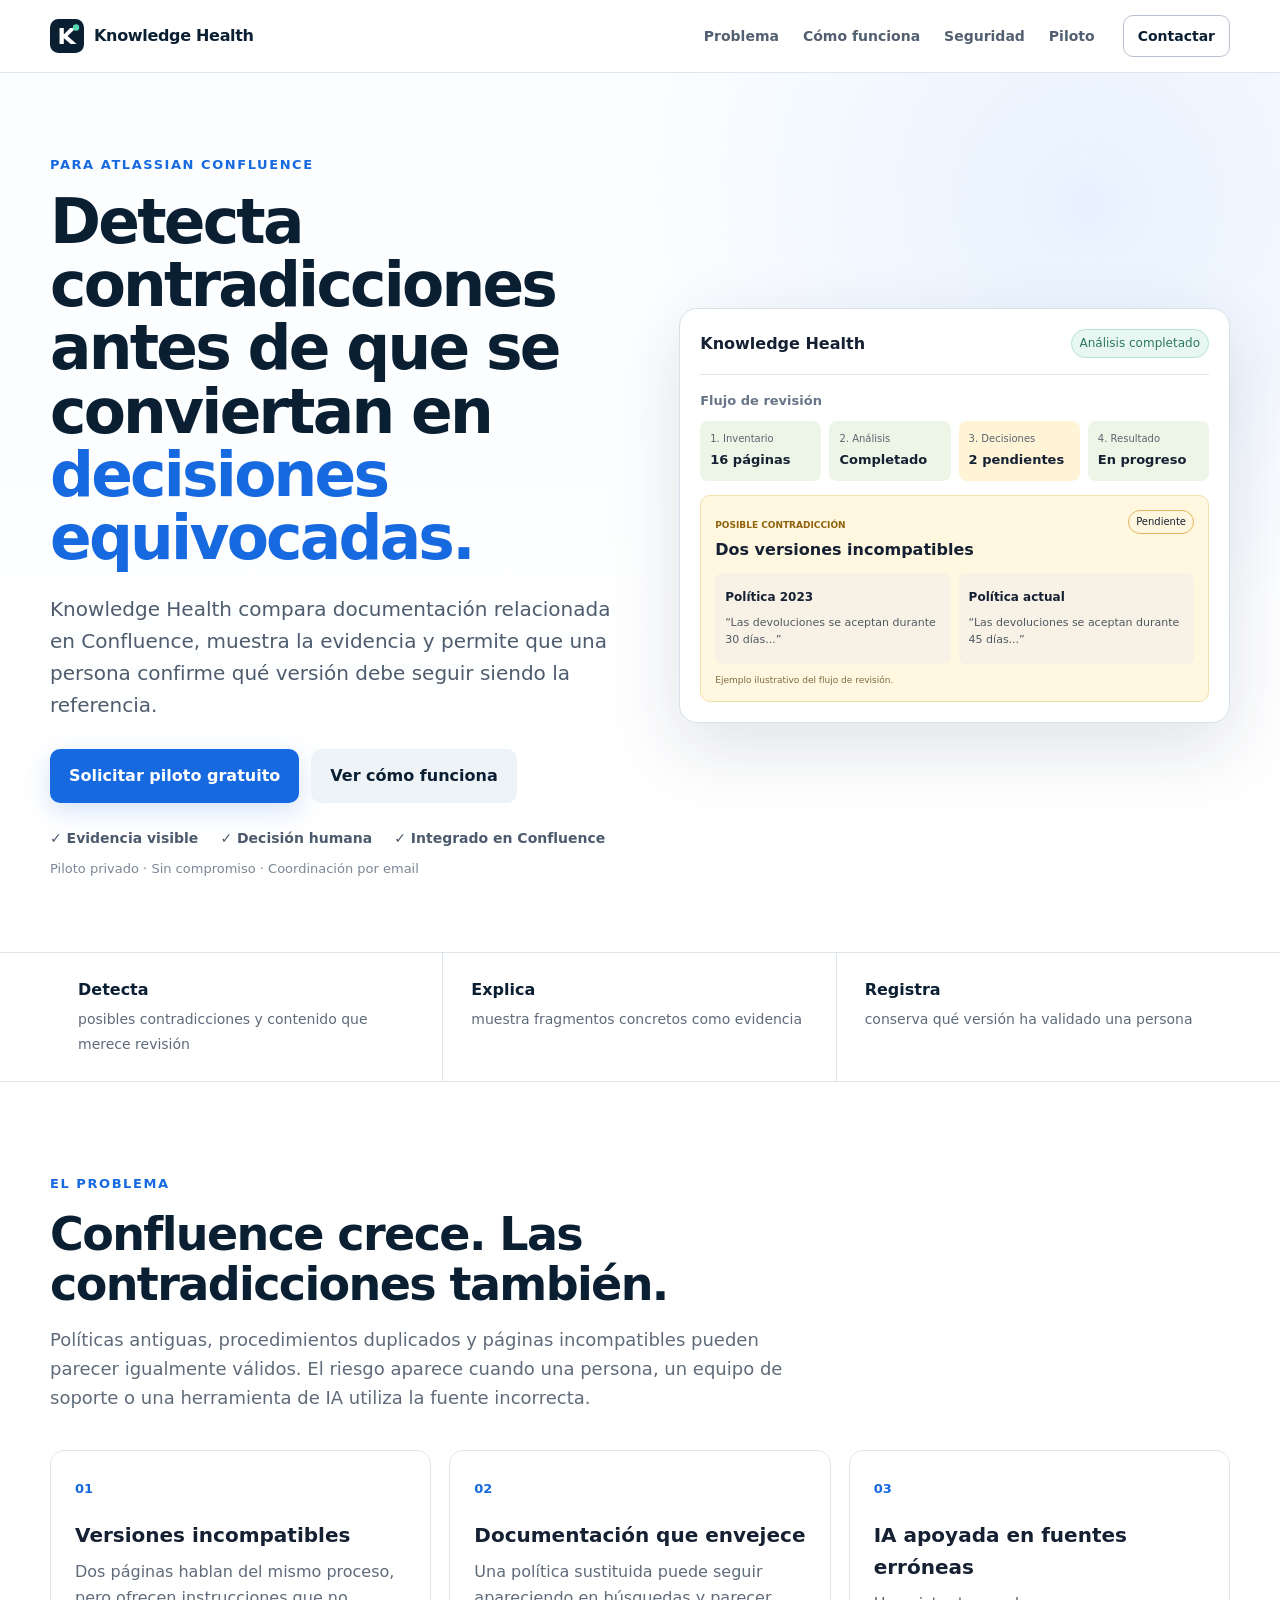
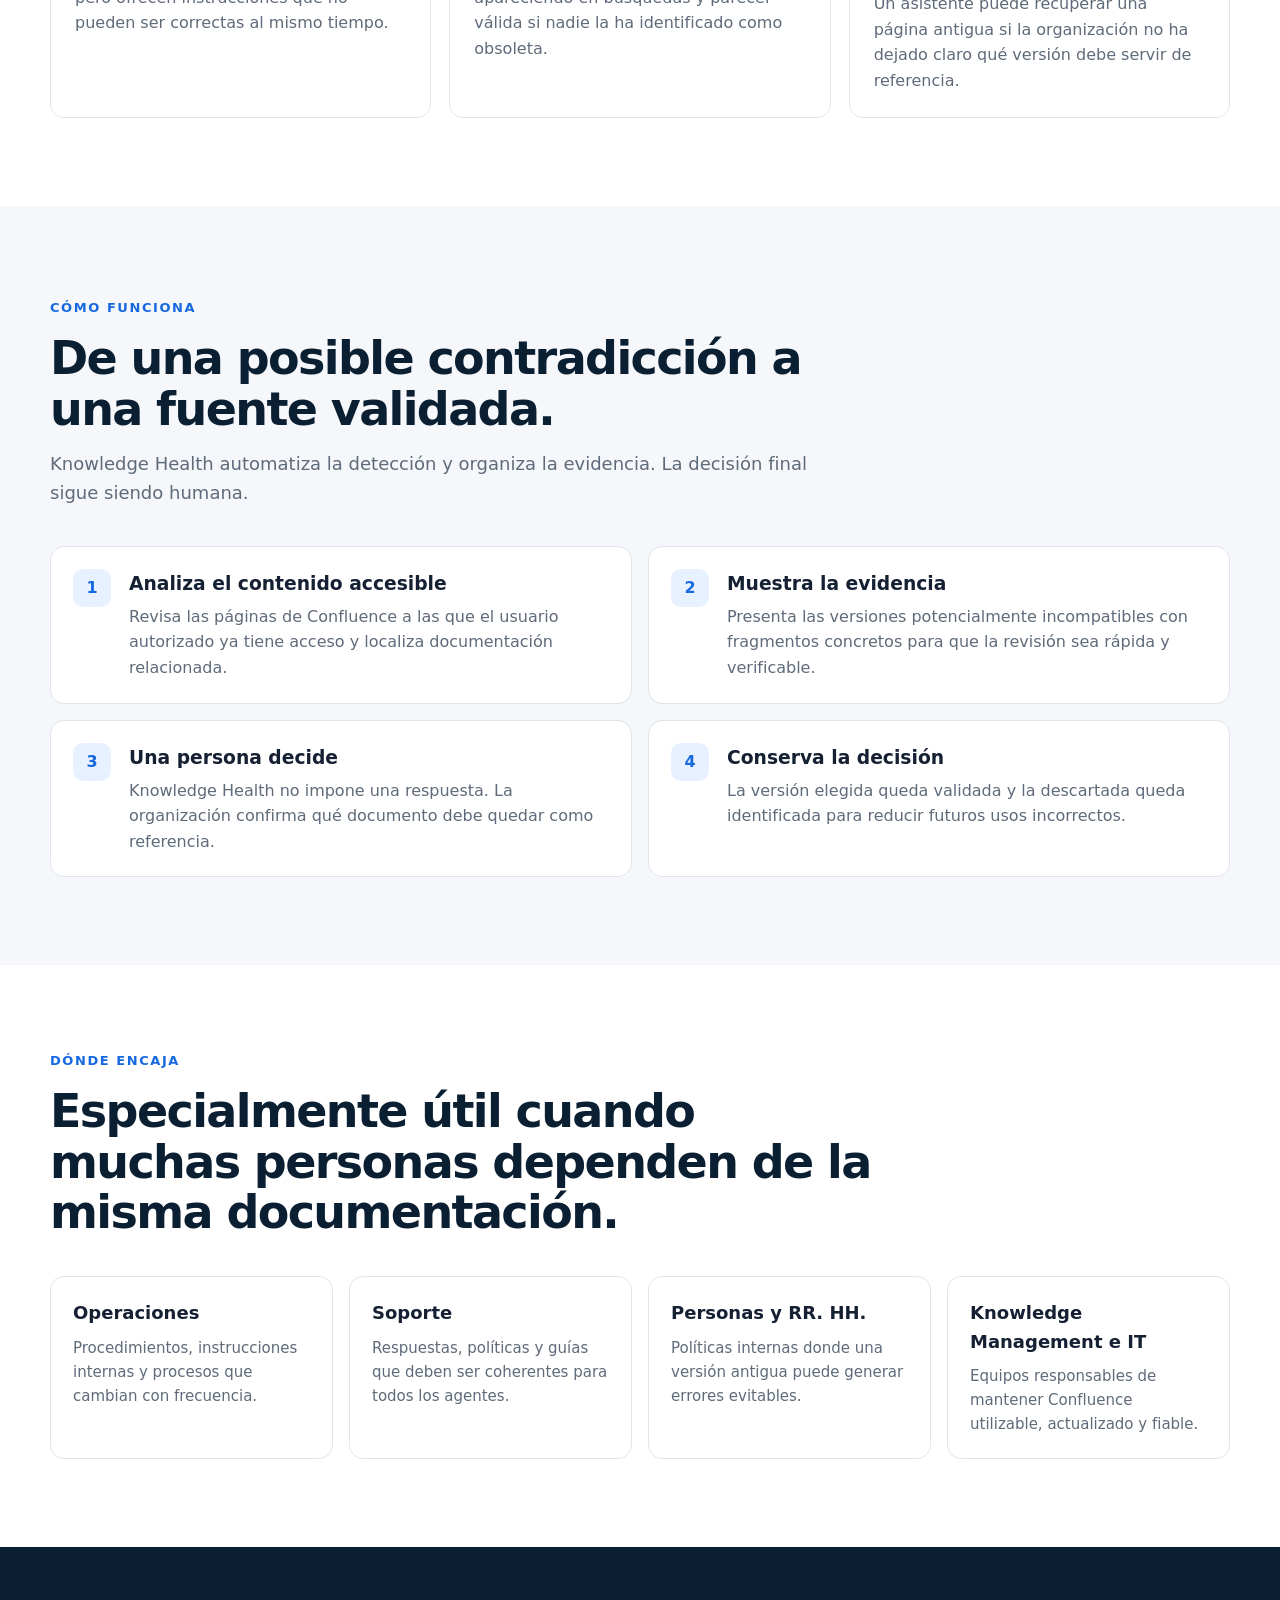
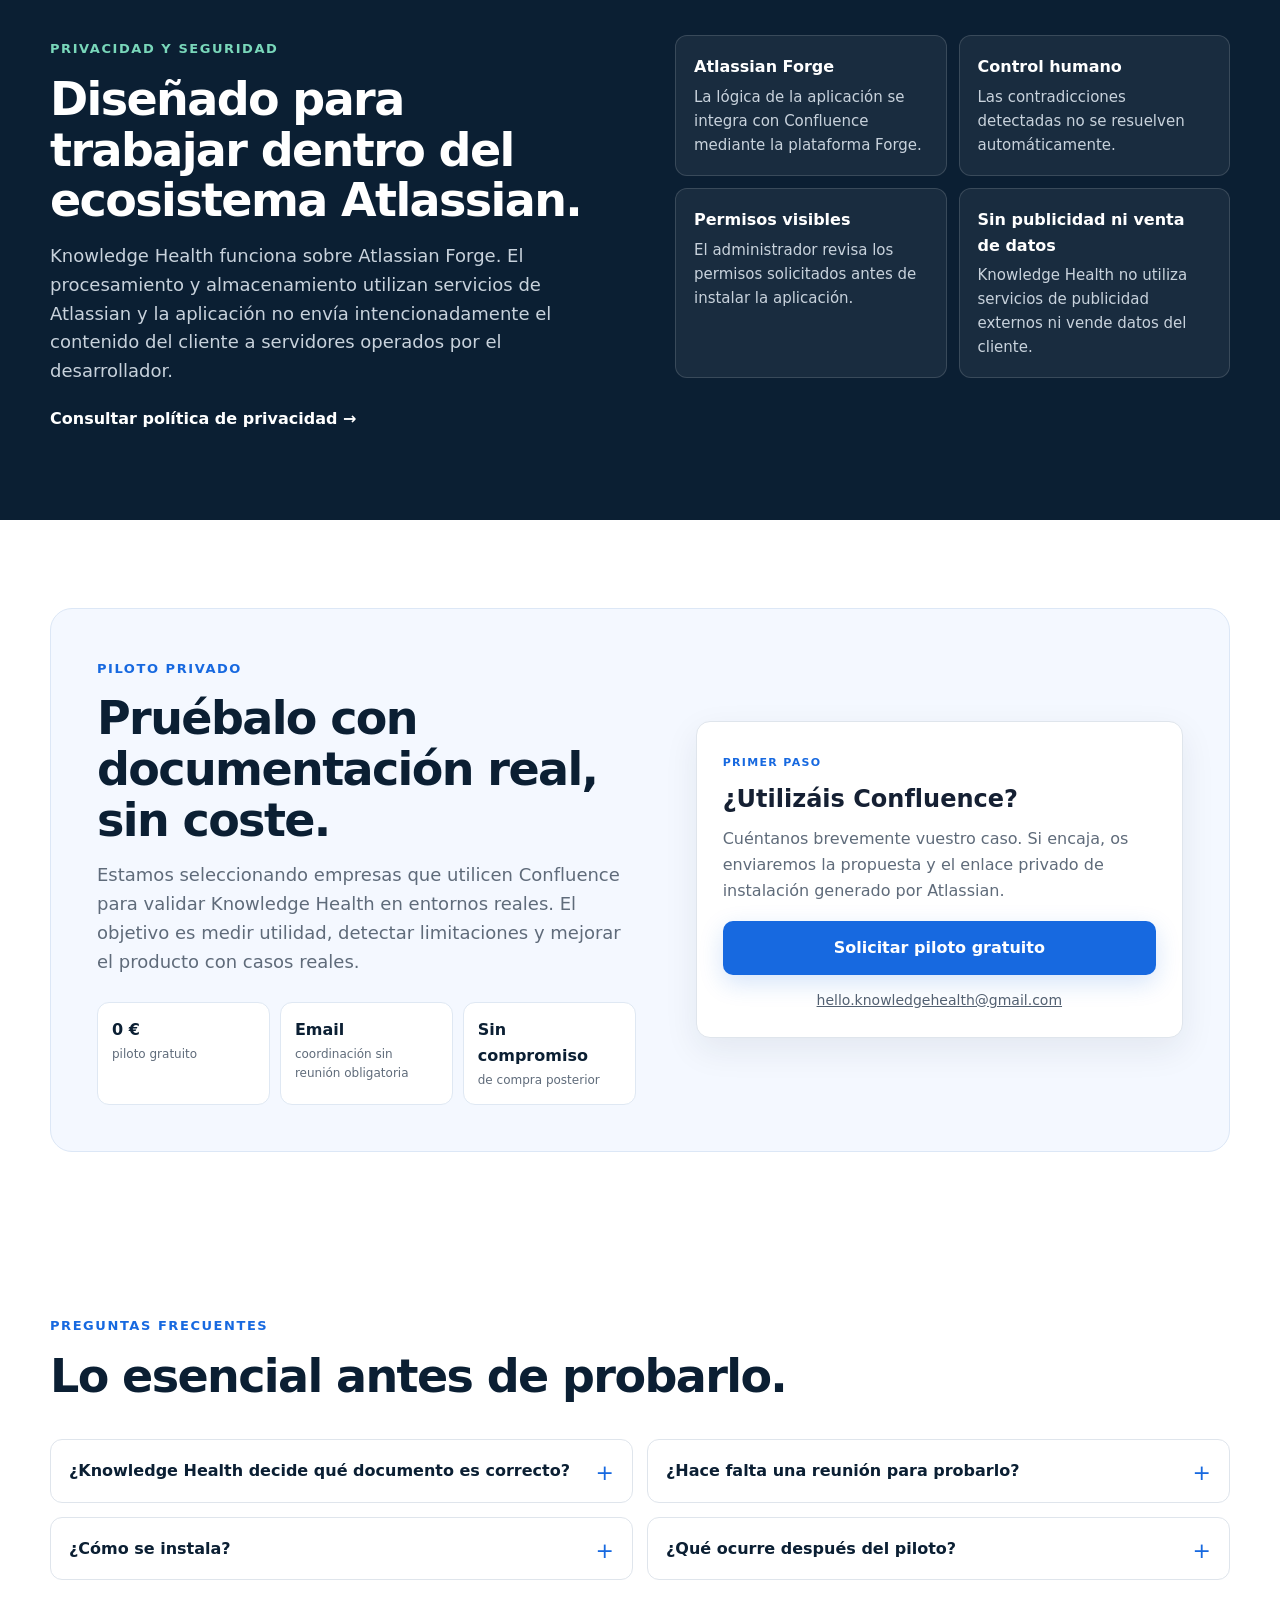
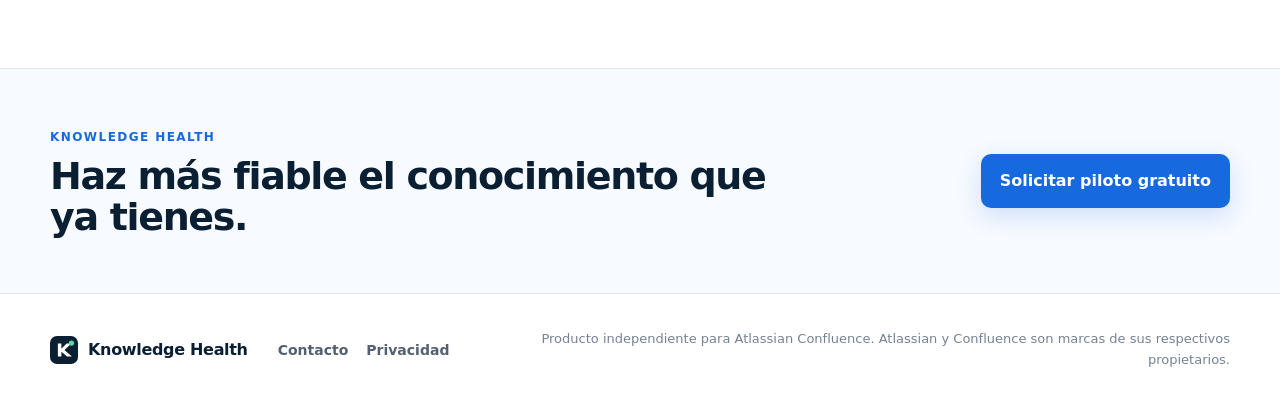
<file: index.html>
<!doctype html>
<html lang="es">
<head>
  <meta charset="utf-8">
  <meta name="viewport" content="width=device-width, initial-scale=1">
  <title>Knowledge Health | Detecta contradicciones en Confluence</title>
  <meta name="description" content="Knowledge Health detecta posibles contradicciones entre páginas de Confluence, muestra la evidencia y deja la decisión final en manos de una persona.">
  <meta name="theme-color" content="#0b1f33">
  <meta property="og:title" content="Knowledge Health | Detecta contradicciones en Confluence">
  <meta property="og:description" content="Haz más fiable el conocimiento de tu organización antes de que una página obsoleta llegue a una persona o a una IA.">
  <meta property="og:type" content="website">
  <meta property="og:url" content="https://knowledgehealth.github.io/knowledge-health-site/">
  <link rel="canonical" href="https://knowledgehealth.github.io/knowledge-health-site/">
  <link rel="icon" href="logo.svg" type="image/svg+xml">
  <link rel="stylesheet" href="styles.css">
</head>
<body>
  <a class="skip-link" href="#contenido">Saltar al contenido</a>

  <header class="site-header">
    <div class="container nav-wrap">
      <a class="brand" href="#inicio" aria-label="Knowledge Health, inicio">
        <img src="logo.svg" alt="" width="34" height="34">
        <span>Knowledge Health</span>
      </a>
      <nav class="main-nav" aria-label="Navegación principal">
        <a href="#problema">Problema</a>
        <a href="#funciona">Cómo funciona</a>
        <a href="#seguridad">Seguridad</a>
        <a href="#piloto">Piloto</a>
      </nav>
      <a class="button outline small" href="contacto.html">Contactar</a>
    </div>
  </header>

  <main id="contenido">
    <section class="hero" id="inicio">
      <div class="container hero-grid">
        <div class="hero-copy">
          <div class="eyebrow">PARA ATLASSIAN CONFLUENCE</div>
          <h1>Detecta contradicciones antes de que se conviertan en <span>decisiones equivocadas.</span></h1>
          <p class="lead">Knowledge Health compara documentación relacionada en Confluence, muestra la evidencia y permite que una persona confirme qué versión debe seguir siendo la referencia.</p>
          <div class="actions">
            <a class="button primary" href="contacto.html">Solicitar piloto gratuito</a>
            <a class="button ghost" href="#funciona">Ver cómo funciona</a>
          </div>
          <div class="trust" aria-label="Características principales">
            <span>✓ Evidencia visible</span>
            <span>✓ Decisión humana</span>
            <span>✓ Integrado en Confluence</span>
          </div>
          <p class="microcopy">Piloto privado · Sin compromiso · Coordinación por email</p>
        </div>

        <div class="product-card" aria-label="Ejemplo ilustrativo del flujo de revisión de Knowledge Health">
          <div class="product-head">
            <strong>Knowledge Health</strong>
            <span>Análisis completado</span>
          </div>
          <p class="label">Flujo de revisión</p>
          <div class="workflow">
            <div><small>1. Inventario</small><b>16 páginas</b></div>
            <div><small>2. Análisis</small><b>Completado</b></div>
            <div class="warn"><small>3. Decisiones</small><b>2 pendientes</b></div>
            <div><small>4. Resultado</small><b>En progreso</b></div>
          </div>
          <div class="conflict">
            <div class="conflict-title">
              <div><small>POSIBLE CONTRADICCIÓN</small><h3>Dos versiones incompatibles</h3></div>
              <span>Pendiente</span>
            </div>
            <div class="evidence">
              <article><strong>Política 2023</strong><p>“Las devoluciones se aceptan durante 30 días...”</p></article>
              <article><strong>Política actual</strong><p>“Las devoluciones se aceptan durante 45 días...”</p></article>
            </div>
            <p class="note">Ejemplo ilustrativo del flujo de revisión.</p>
          </div>
        </div>
      </div>
    </section>

    <section class="proof-strip" aria-label="Resumen del producto">
      <div class="container proof-grid">
        <div><strong>Detecta</strong><span>posibles contradicciones y contenido que merece revisión</span></div>
        <div><strong>Explica</strong><span>muestra fragmentos concretos como evidencia</span></div>
        <div><strong>Registra</strong><span>conserva qué versión ha validado una persona</span></div>
      </div>
    </section>

    <section class="section" id="problema">
      <div class="container">
        <div class="heading">
          <span>EL PROBLEMA</span>
          <h2>Confluence crece. Las contradicciones también.</h2>
          <p>Políticas antiguas, procedimientos duplicados y páginas incompatibles pueden parecer igualmente válidos. El riesgo aparece cuando una persona, un equipo de soporte o una herramienta de IA utiliza la fuente incorrecta.</p>
        </div>
        <div class="cards">
          <article>
            <b>01</b>
            <h3>Versiones incompatibles</h3>
            <p>Dos páginas hablan del mismo proceso, pero ofrecen instrucciones que no pueden ser correctas al mismo tiempo.</p>
          </article>
          <article>
            <b>02</b>
            <h3>Documentación que envejece</h3>
            <p>Una política sustituida puede seguir apareciendo en búsquedas y parecer válida si nadie la ha identificado como obsoleta.</p>
          </article>
          <article>
            <b>03</b>
            <h3>IA apoyada en fuentes erróneas</h3>
            <p>Un asistente puede recuperar una página antigua si la organización no ha dejado claro qué versión debe servir de referencia.</p>
          </article>
        </div>
      </div>
    </section>

    <section class="section alt" id="funciona">
      <div class="container">
        <div class="heading">
          <span>CÓMO FUNCIONA</span>
          <h2>De una posible contradicción a una fuente validada.</h2>
          <p>Knowledge Health automatiza la detección y organiza la evidencia. La decisión final sigue siendo humana.</p>
        </div>
        <div class="steps">
          <article><em>1</em><div><h3>Analiza el contenido accesible</h3><p>Revisa las páginas de Confluence a las que el usuario autorizado ya tiene acceso y localiza documentación relacionada.</p></div></article>
          <article><em>2</em><div><h3>Muestra la evidencia</h3><p>Presenta las versiones potencialmente incompatibles con fragmentos concretos para que la revisión sea rápida y verificable.</p></div></article>
          <article><em>3</em><div><h3>Una persona decide</h3><p>Knowledge Health no impone una respuesta. La organización confirma qué documento debe quedar como referencia.</p></div></article>
          <article><em>4</em><div><h3>Conserva la decisión</h3><p>La versión elegida queda validada y la descartada queda identificada para reducir futuros usos incorrectos.</p></div></article>
        </div>
      </div>
    </section>

    <section class="section use-cases">
      <div class="container">
        <div class="heading compact">
          <span>DÓNDE ENCAJA</span>
          <h2>Especialmente útil cuando muchas personas dependen de la misma documentación.</h2>
        </div>
        <div class="use-grid">
          <article><h3>Operaciones</h3><p>Procedimientos, instrucciones internas y procesos que cambian con frecuencia.</p></article>
          <article><h3>Soporte</h3><p>Respuestas, políticas y guías que deben ser coherentes para todos los agentes.</p></article>
          <article><h3>Personas y RR. HH.</h3><p>Políticas internas donde una versión antigua puede generar errores evitables.</p></article>
          <article><h3>Knowledge Management e IT</h3><p>Equipos responsables de mantener Confluence utilizable, actualizado y fiable.</p></article>
        </div>
      </div>
    </section>

    <section class="section dark" id="seguridad">
      <div class="container split">
        <div>
          <span class="kicker-light">PRIVACIDAD Y SEGURIDAD</span>
          <h2>Diseñado para trabajar dentro del ecosistema Atlassian.</h2>
          <p>Knowledge Health funciona sobre Atlassian Forge. El procesamiento y almacenamiento utilizan servicios de Atlassian y la aplicación no envía intencionadamente el contenido del cliente a servidores operados por el desarrollador.</p>
          <a class="light-link" href="privacidad.html">Consultar política de privacidad →</a>
        </div>
        <div class="dark-cards">
          <article><strong>Atlassian Forge</strong><p>La lógica de la aplicación se integra con Confluence mediante la plataforma Forge.</p></article>
          <article><strong>Control humano</strong><p>Las contradicciones detectadas no se resuelven automáticamente.</p></article>
          <article><strong>Permisos visibles</strong><p>El administrador revisa los permisos solicitados antes de instalar la aplicación.</p></article>
          <article><strong>Sin publicidad ni venta de datos</strong><p>Knowledge Health no utiliza servicios de publicidad externos ni vende datos del cliente.</p></article>
        </div>
      </div>
    </section>

    <section class="section pilot-section" id="piloto">
      <div class="container pilot">
        <div class="pilot-copy">
          <span>PILOTO PRIVADO</span>
          <h2>Pruébalo con documentación real, sin coste.</h2>
          <p>Estamos seleccionando empresas que utilicen Confluence para validar Knowledge Health en entornos reales. El objetivo es medir utilidad, detectar limitaciones y mejorar el producto con casos reales.</p>
          <div class="pilot-points">
            <div><strong>0 €</strong><span>piloto gratuito</span></div>
            <div><strong>Email</strong><span>coordinación sin reunión obligatoria</span></div>
            <div><strong>Sin compromiso</strong><span>de compra posterior</span></div>
          </div>
        </div>
        <div class="pilot-box">
          <span class="pilot-label">PRIMER PASO</span>
          <h3>¿Utilizáis Confluence?</h3>
          <p>Cuéntanos brevemente vuestro caso. Si encaja, os enviaremos la propuesta y el enlace privado de instalación generado por Atlassian.</p>
          <a class="button primary full" href="contacto.html">Solicitar piloto gratuito</a>
          <a class="mail" href="contacto.html">hello.knowledgehealth@gmail.com</a>
        </div>
      </div>
    </section>

    <section class="section faq-section">
      <div class="container">
        <div class="heading compact">
          <span>PREGUNTAS FRECUENTES</span>
          <h2>Lo esencial antes de probarlo.</h2>
        </div>
        <div class="faq-grid">
          <details>
            <summary>¿Knowledge Health decide qué documento es correcto?</summary>
            <p>No. Detecta el posible conflicto, muestra la evidencia y deja la decisión final en manos de una persona de la organización.</p>
          </details>
          <details>
            <summary>¿Hace falta una reunión para probarlo?</summary>
            <p>No. El piloto puede coordinarse íntegramente por correo electrónico. Una demostración solo es necesaria si la empresa la considera útil.</p>
          </details>
          <details>
            <summary>¿Cómo se instala?</summary>
            <p>Mediante un enlace privado de instalación generado por Atlassian. Un administrador de Confluence revisa los permisos antes de autorizar la aplicación.</p>
          </details>
          <details>
            <summary>¿Qué ocurre después del piloto?</summary>
            <p>No existe compromiso de compra. El objetivo inicial es validar el producto con documentación real y recoger comentarios concretos.</p>
          </details>
        </div>
      </div>
    </section>

    <section class="final-cta">
      <div class="container final-cta-inner">
        <div><span>KNOWLEDGE HEALTH</span><h2>Haz más fiable el conocimiento que ya tienes.</h2></div>
        <a class="button primary" href="contacto.html">Solicitar piloto gratuito</a>
      </div>
    </section>
  </main>

  <footer>
    <div class="container footer">
      <div class="brand"><img src="logo.svg" alt="" width="28" height="28"><span>Knowledge Health</span></div>
      <div class="footer-links">
        <a href="contacto.html">Contacto</a>
        <a href="privacidad.html">Privacidad</a>
      </div>
      <p>Producto independiente para Atlassian Confluence. Atlassian y Confluence son marcas de sus respectivos propietarios.</p>
    </div>
  </footer>
</body>
</html>
</file>
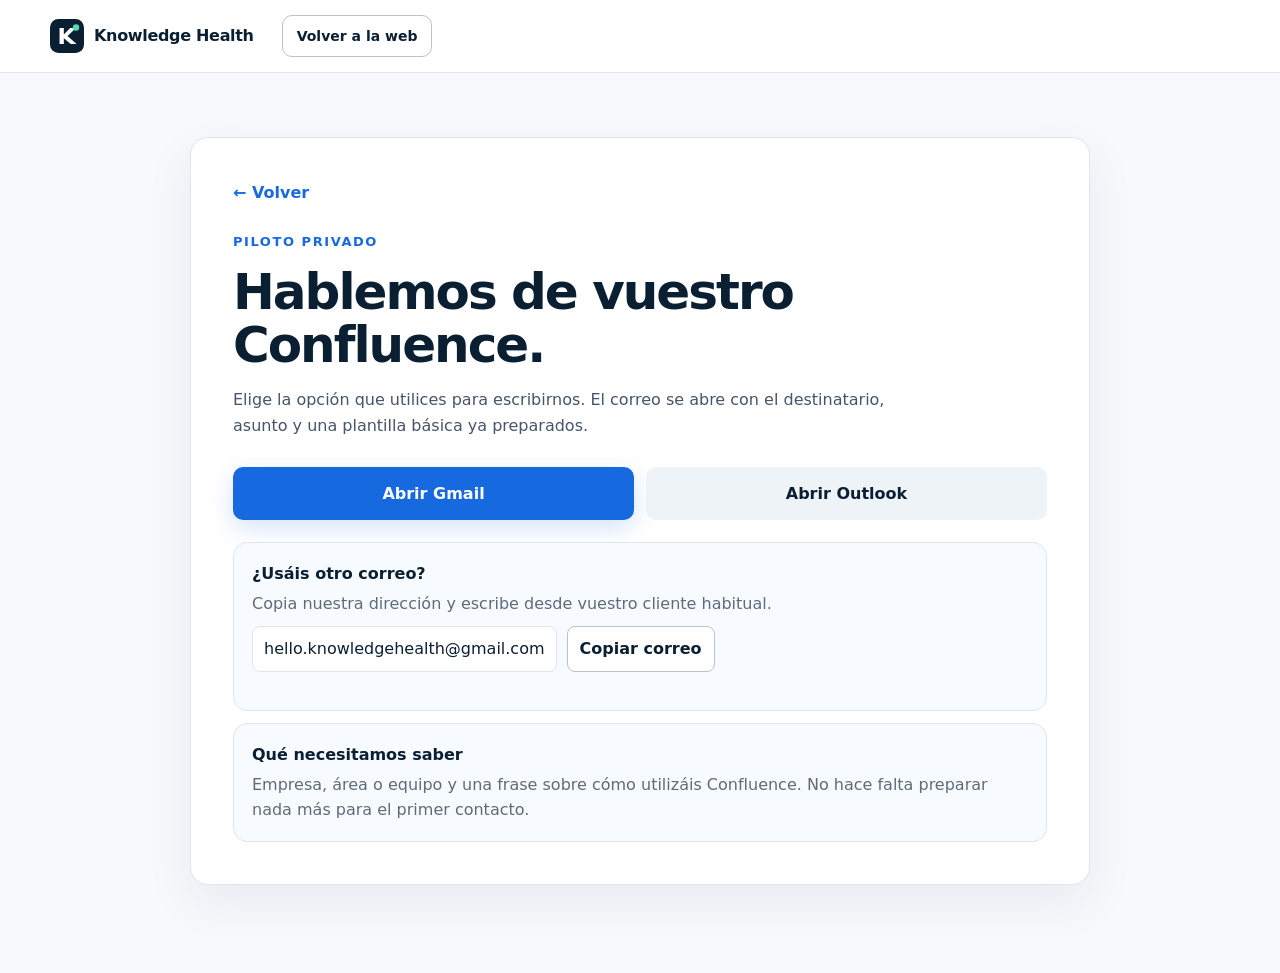
<file: contacto.html>
<!doctype html>
<html lang="es">
<head>
  <meta charset="utf-8">
  <meta name="viewport" content="width=device-width, initial-scale=1">
  <title>Contacto | Knowledge Health</title>
  <meta name="description" content="Contacta con Knowledge Health para solicitar un piloto gratuito en Confluence.">
  <meta name="theme-color" content="#0b1f33">
  <link rel="icon" href="logo.svg" type="image/svg+xml">
  <link rel="stylesheet" href="styles.css">
  <style>
    .contact-intro{max-width:680px}.contact-actions{display:grid;grid-template-columns:1fr 1fr;gap:12px;margin:28px 0 22px}.contact-actions .button{width:100%}.contact-secondary{display:grid;gap:12px;margin-top:18px}.contact-box{border:1px solid var(--line);border-radius:14px;padding:18px;background:#f7faff}.contact-box strong{display:block;color:var(--navy);margin-bottom:4px}.contact-box p{margin:0;color:var(--muted)}.copy-row{display:flex;gap:10px;align-items:center;margin-top:10px;flex-wrap:wrap}.copy-row code{background:#fff;border:1px solid var(--line);border-radius:8px;padding:9px 11px;color:var(--navy);font-family:inherit}.copy-button{border:1px solid #b8c3cf;border-radius:8px;padding:9px 12px;background:#fff;color:var(--navy);font:inherit;font-weight:700;cursor:pointer}.copy-status{font-size:13px;color:var(--green);min-height:20px}.back-link{display:inline-block;margin-bottom:22px;color:var(--blue);font-weight:700;text-decoration:none}@media(max-width:640px){.contact-actions{grid-template-columns:1fr}}
  </style>
</head>
<body class="privacy-page">
  <header class="site-header">
    <div class="container nav-wrap">
      <a class="brand" href="index.html" aria-label="Knowledge Health, inicio"><img src="logo.svg" alt="" width="34" height="34"><span>Knowledge Health</span></a>
      <a class="button outline small" href="index.html">Volver a la web</a>
    </div>
  </header>

  <main class="privacy-shell">
    <div class="container">
      <section class="privacy-card">
        <a class="back-link" href="index.html">← Volver</a>
        <div class="contact-intro">
          <span class="eyebrow">PILOTO PRIVADO</span>
          <h1>Hablemos de vuestro Confluence.</h1>
          <p>Elige la opción que utilices para escribirnos. El correo se abre con el destinatario, asunto y una plantilla básica ya preparados.</p>
        </div>

        <div class="contact-actions">
          <a class="button primary" target="_blank" rel="noopener noreferrer" href="https://mail.google.com/mail/?view=cm&amp;fs=1&amp;to=hello.knowledgehealth@gmail.com&amp;su=Solicitar%20piloto%20gratuito%20de%20Knowledge%20Health&amp;body=Hola%2C%20utilizamos%20Confluence%20y%20nos%20gustar%C3%ADa%20valorar%20un%20piloto%20de%20Knowledge%20Health.%0A%0AEmpresa%3A%0A%C3%81rea%20o%20equipo%3A%0APersona%20de%20contacto%3A%0AComentarios%3A">Abrir Gmail</a>
          <a class="button ghost" target="_blank" rel="noopener noreferrer" href="https://outlook.live.com/mail/0/deeplink/compose?to=hello.knowledgehealth@gmail.com&amp;subject=Solicitar%20piloto%20gratuito%20de%20Knowledge%20Health&amp;body=Hola%2C%20utilizamos%20Confluence%20y%20nos%20gustar%C3%ADa%20valorar%20un%20piloto%20de%20Knowledge%20Health.%0A%0AEmpresa%3A%0A%C3%81rea%20o%20equipo%3A%0APersona%20de%20contacto%3A%0AComentarios%3A">Abrir Outlook</a>
        </div>

        <div class="contact-secondary">
          <div class="contact-box">
            <strong>¿Usáis otro correo?</strong>
            <p>Copia nuestra dirección y escribe desde vuestro cliente habitual.</p>
            <div class="copy-row">
              <code id="email">hello.knowledgehealth@gmail.com</code>
              <button class="copy-button" id="copyEmail" type="button">Copiar correo</button>
            </div>
            <div class="copy-status" id="copyStatus" aria-live="polite"></div>
          </div>
          <div class="contact-box">
            <strong>Qué necesitamos saber</strong>
            <p>Empresa, área o equipo y una frase sobre cómo utilizáis Confluence. No hace falta preparar nada más para el primer contacto.</p>
          </div>
        </div>
      </section>
    </div>
  </main>

  <script>
    const button = document.getElementById('copyEmail');
    const status = document.getElementById('copyStatus');
    button.addEventListener('click', async () => {
      try {
        await navigator.clipboard.writeText('hello.knowledgehealth@gmail.com');
        status.textContent = 'Correo copiado.';
      } catch (e) {
        status.textContent = 'Selecciona la dirección de correo y cópiala manualmente.';
      }
    });
  </script>
</body>
</html>
</file>
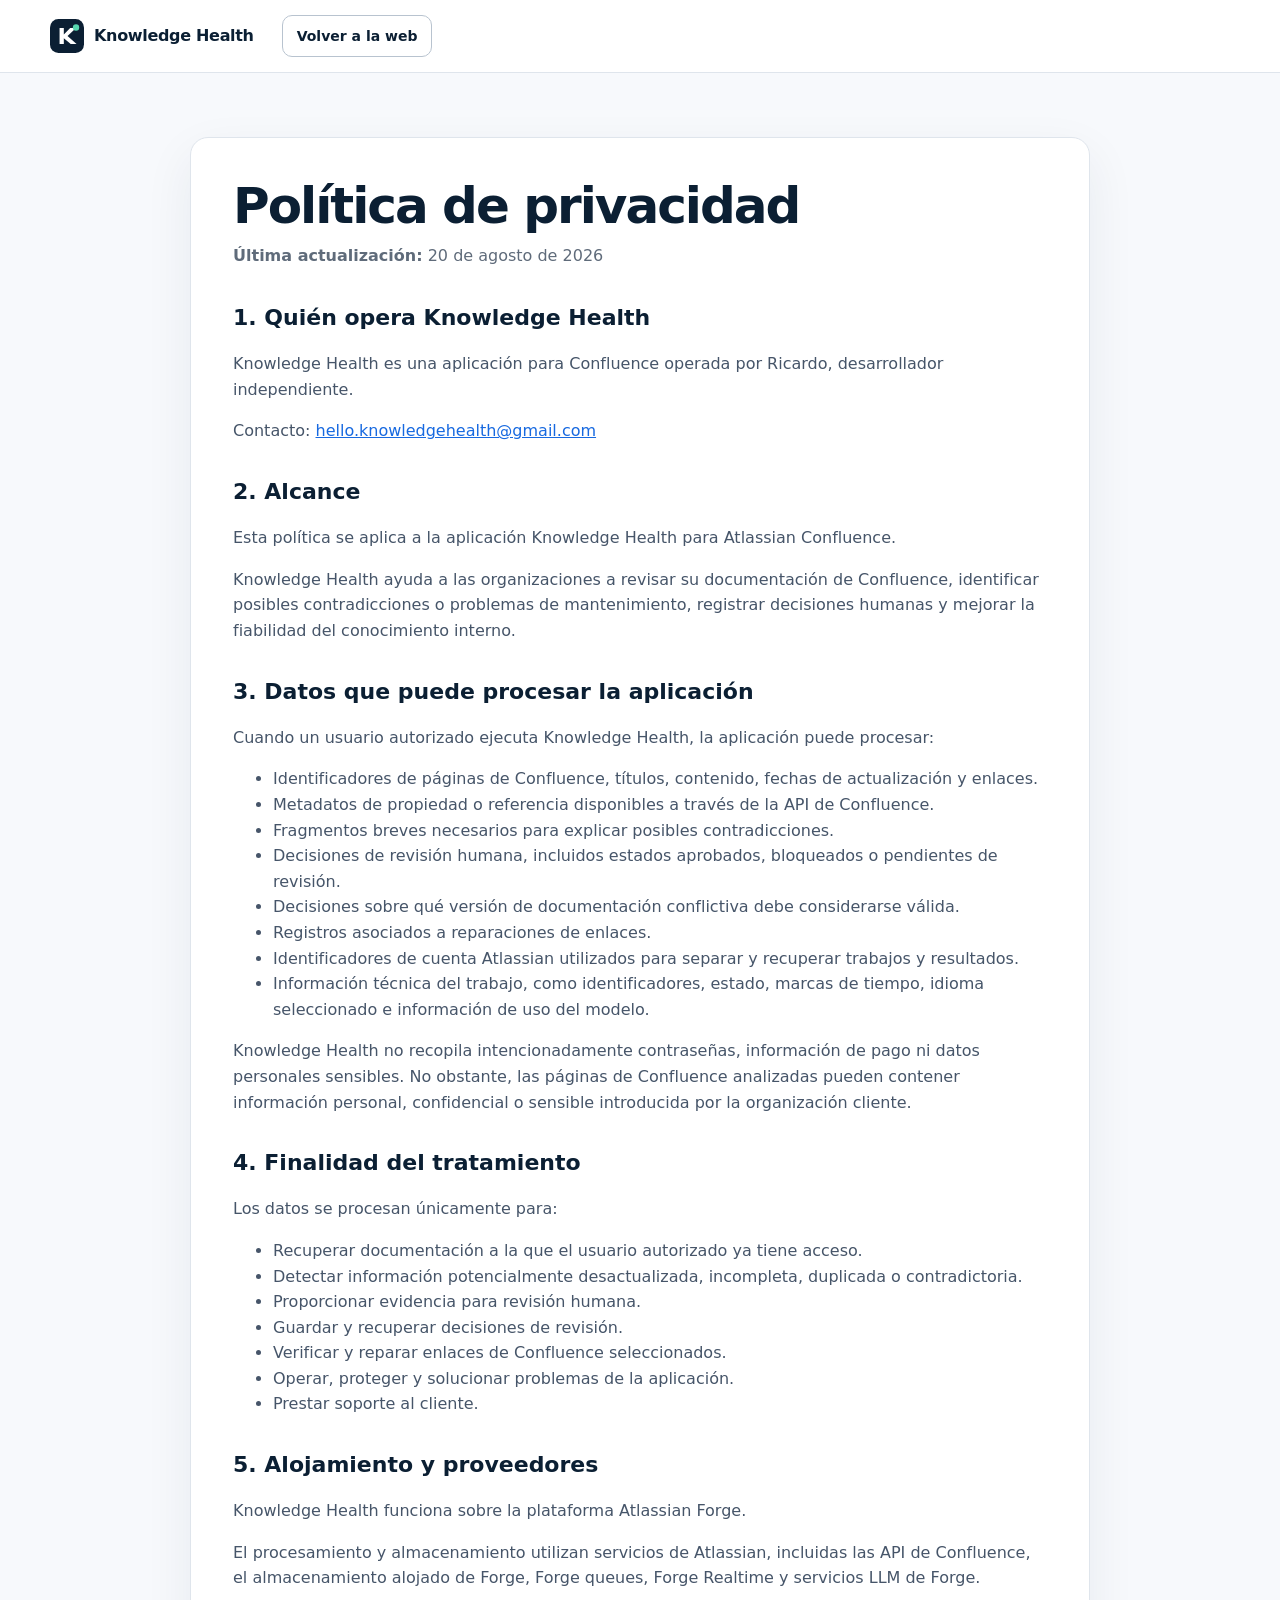
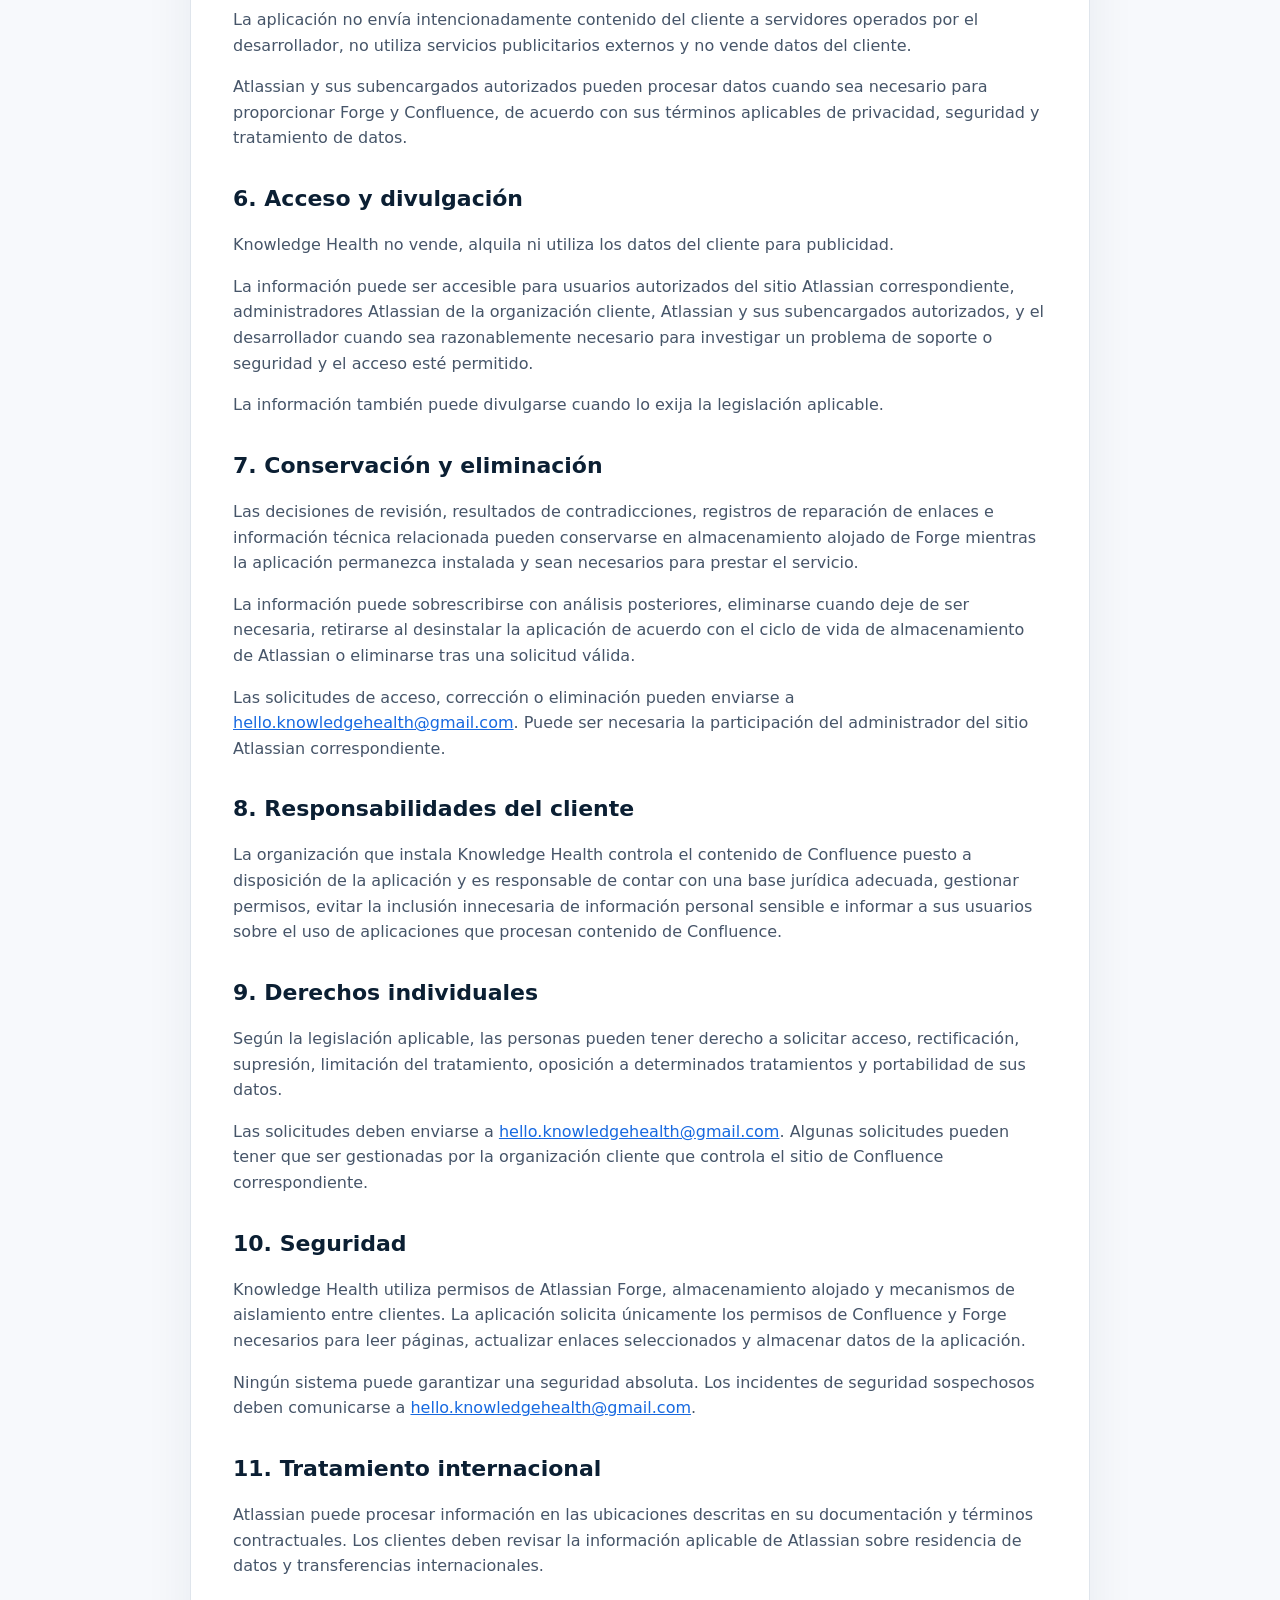
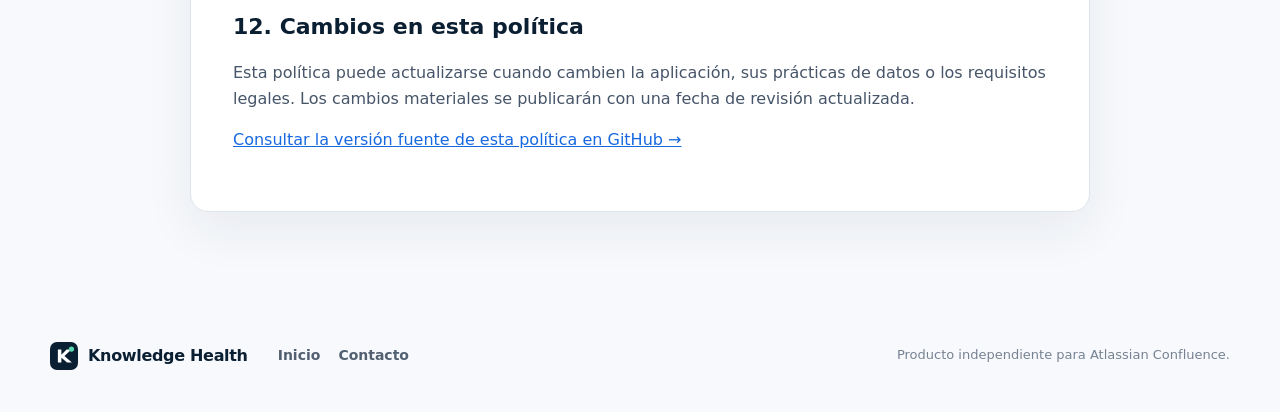
<file: privacidad.html>
<!doctype html>
<html lang="es">
<head>
  <meta charset="utf-8">
  <meta name="viewport" content="width=device-width, initial-scale=1">
  <title>Política de privacidad | Knowledge Health</title>
  <meta name="description" content="Política de privacidad de Knowledge Health para Atlassian Confluence.">
  <meta name="theme-color" content="#0b1f33">
  <link rel="icon" href="logo.svg" type="image/svg+xml">
  <link rel="stylesheet" href="styles.css">
</head>
<body class="privacy-page">
  <header class="site-header">
    <div class="container nav-wrap">
      <a class="brand" href="index.html" aria-label="Knowledge Health, inicio"><img src="logo.svg" alt="" width="34" height="34"><span>Knowledge Health</span></a>
      <a class="button outline small" href="index.html">Volver a la web</a>
    </div>
  </header>

  <main class="privacy-shell">
    <article class="container privacy-card">
      <h1>Política de privacidad</h1>
      <p class="updated"><strong>Última actualización:</strong> 20 de agosto de 2026</p>

      <h2>1. Quién opera Knowledge Health</h2>
      <p>Knowledge Health es una aplicación para Confluence operada por Ricardo, desarrollador independiente.</p>
      <p>Contacto: <a href="mailto:hello.knowledgehealth@gmail.com">hello.knowledgehealth@gmail.com</a></p>

      <h2>2. Alcance</h2>
      <p>Esta política se aplica a la aplicación Knowledge Health para Atlassian Confluence.</p>
      <p>Knowledge Health ayuda a las organizaciones a revisar su documentación de Confluence, identificar posibles contradicciones o problemas de mantenimiento, registrar decisiones humanas y mejorar la fiabilidad del conocimiento interno.</p>

      <h2>3. Datos que puede procesar la aplicación</h2>
      <p>Cuando un usuario autorizado ejecuta Knowledge Health, la aplicación puede procesar:</p>
      <ul>
        <li>Identificadores de páginas de Confluence, títulos, contenido, fechas de actualización y enlaces.</li>
        <li>Metadatos de propiedad o referencia disponibles a través de la API de Confluence.</li>
        <li>Fragmentos breves necesarios para explicar posibles contradicciones.</li>
        <li>Decisiones de revisión humana, incluidos estados aprobados, bloqueados o pendientes de revisión.</li>
        <li>Decisiones sobre qué versión de documentación conflictiva debe considerarse válida.</li>
        <li>Registros asociados a reparaciones de enlaces.</li>
        <li>Identificadores de cuenta Atlassian utilizados para separar y recuperar trabajos y resultados.</li>
        <li>Información técnica del trabajo, como identificadores, estado, marcas de tiempo, idioma seleccionado e información de uso del modelo.</li>
      </ul>
      <p>Knowledge Health no recopila intencionadamente contraseñas, información de pago ni datos personales sensibles. No obstante, las páginas de Confluence analizadas pueden contener información personal, confidencial o sensible introducida por la organización cliente.</p>

      <h2>4. Finalidad del tratamiento</h2>
      <p>Los datos se procesan únicamente para:</p>
      <ul>
        <li>Recuperar documentación a la que el usuario autorizado ya tiene acceso.</li>
        <li>Detectar información potencialmente desactualizada, incompleta, duplicada o contradictoria.</li>
        <li>Proporcionar evidencia para revisión humana.</li>
        <li>Guardar y recuperar decisiones de revisión.</li>
        <li>Verificar y reparar enlaces de Confluence seleccionados.</li>
        <li>Operar, proteger y solucionar problemas de la aplicación.</li>
        <li>Prestar soporte al cliente.</li>
      </ul>

      <h2>5. Alojamiento y proveedores</h2>
      <p>Knowledge Health funciona sobre la plataforma Atlassian Forge.</p>
      <p>El procesamiento y almacenamiento utilizan servicios de Atlassian, incluidas las API de Confluence, el almacenamiento alojado de Forge, Forge queues, Forge Realtime y servicios LLM de Forge.</p>
      <p>La aplicación no envía intencionadamente contenido del cliente a servidores operados por el desarrollador, no utiliza servicios publicitarios externos y no vende datos del cliente.</p>
      <p>Atlassian y sus subencargados autorizados pueden procesar datos cuando sea necesario para proporcionar Forge y Confluence, de acuerdo con sus términos aplicables de privacidad, seguridad y tratamiento de datos.</p>

      <h2>6. Acceso y divulgación</h2>
      <p>Knowledge Health no vende, alquila ni utiliza los datos del cliente para publicidad.</p>
      <p>La información puede ser accesible para usuarios autorizados del sitio Atlassian correspondiente, administradores Atlassian de la organización cliente, Atlassian y sus subencargados autorizados, y el desarrollador cuando sea razonablemente necesario para investigar un problema de soporte o seguridad y el acceso esté permitido.</p>
      <p>La información también puede divulgarse cuando lo exija la legislación aplicable.</p>

      <h2>7. Conservación y eliminación</h2>
      <p>Las decisiones de revisión, resultados de contradicciones, registros de reparación de enlaces e información técnica relacionada pueden conservarse en almacenamiento alojado de Forge mientras la aplicación permanezca instalada y sean necesarios para prestar el servicio.</p>
      <p>La información puede sobrescribirse con análisis posteriores, eliminarse cuando deje de ser necesaria, retirarse al desinstalar la aplicación de acuerdo con el ciclo de vida de almacenamiento de Atlassian o eliminarse tras una solicitud válida.</p>
      <p>Las solicitudes de acceso, corrección o eliminación pueden enviarse a <a href="mailto:hello.knowledgehealth@gmail.com">hello.knowledgehealth@gmail.com</a>. Puede ser necesaria la participación del administrador del sitio Atlassian correspondiente.</p>

      <h2>8. Responsabilidades del cliente</h2>
      <p>La organización que instala Knowledge Health controla el contenido de Confluence puesto a disposición de la aplicación y es responsable de contar con una base jurídica adecuada, gestionar permisos, evitar la inclusión innecesaria de información personal sensible e informar a sus usuarios sobre el uso de aplicaciones que procesan contenido de Confluence.</p>

      <h2>9. Derechos individuales</h2>
      <p>Según la legislación aplicable, las personas pueden tener derecho a solicitar acceso, rectificación, supresión, limitación del tratamiento, oposición a determinados tratamientos y portabilidad de sus datos.</p>
      <p>Las solicitudes deben enviarse a <a href="mailto:hello.knowledgehealth@gmail.com">hello.knowledgehealth@gmail.com</a>. Algunas solicitudes pueden tener que ser gestionadas por la organización cliente que controla el sitio de Confluence correspondiente.</p>

      <h2>10. Seguridad</h2>
      <p>Knowledge Health utiliza permisos de Atlassian Forge, almacenamiento alojado y mecanismos de aislamiento entre clientes. La aplicación solicita únicamente los permisos de Confluence y Forge necesarios para leer páginas, actualizar enlaces seleccionados y almacenar datos de la aplicación.</p>
      <p>Ningún sistema puede garantizar una seguridad absoluta. Los incidentes de seguridad sospechosos deben comunicarse a <a href="mailto:hello.knowledgehealth@gmail.com">hello.knowledgehealth@gmail.com</a>.</p>

      <h2>11. Tratamiento internacional</h2>
      <p>Atlassian puede procesar información en las ubicaciones descritas en su documentación y términos contractuales. Los clientes deben revisar la información aplicable de Atlassian sobre residencia de datos y transferencias internacionales.</p>

      <h2>12. Cambios en esta política</h2>
      <p>Esta política puede actualizarse cuando cambien la aplicación, sus prácticas de datos o los requisitos legales. Los cambios materiales se publicarán con una fecha de revisión actualizada.</p>

      <p><a href="https://github.com/Ricardo-Personal/knowledge-health-legal/blob/main/README.md" target="_blank" rel="noopener noreferrer">Consultar la versión fuente de esta política en GitHub →</a></p>
    </article>
  </main>

  <footer>
    <div class="container footer">
      <div class="brand"><img src="logo.svg" alt="" width="28" height="28"><span>Knowledge Health</span></div>
      <div class="footer-links"><a href="index.html">Inicio</a><a href="mailto:hello.knowledgehealth@gmail.com">Contacto</a></div>
      <p>Producto independiente para Atlassian Confluence.</p>
    </div>
  </footer>
</body>
</html>
</file>
<file: styles.css>
:root{--navy:#0b1f33;--blue:#1769e0;--blue-dark:#0f5fcf;--ink:#152033;--muted:#5f6b7a;--line:#dfe5ec;--soft:#f5f7fa;--green:#1f9d74;--green-soft:#e8f7f1;--amber:#a86a00;--amber-soft:#fff4d6;--white:#fff;--shadow:0 24px 70px rgba(22,42,67,.13)}*{box-sizing:border-box}html{scroll-behavior:smooth}body{margin:0;font-family:Inter,ui-sans-serif,system-ui,-apple-system,BlinkMacSystemFont,"Segoe UI",sans-serif;color:var(--ink);background:#fff;line-height:1.6;-webkit-font-smoothing:antialiased}.container{width:min(1180px,calc(100% - 40px));margin:0 auto}.skip-link{position:absolute;left:-9999px;top:0;background:#fff;color:var(--navy);padding:10px 14px;z-index:999}.skip-link:focus{left:16px;top:16px}.site-header{position:sticky;top:0;z-index:30;background:rgba(255,255,255,.94);backdrop-filter:blur(12px);border-bottom:1px solid var(--line)}.nav-wrap{height:72px;display:flex;align-items:center;gap:28px}.brand{display:flex;align-items:center;gap:10px;text-decoration:none;color:var(--navy);font-weight:800;letter-spacing:-.02em}.brand img{display:block}.main-nav{margin-left:auto;display:flex;gap:24px}.main-nav a,.footer a{color:#526071;text-decoration:none;font-weight:650;font-size:14px}.main-nav a:hover,.footer a:hover{color:var(--blue)}.button{display:inline-flex;align-items:center;justify-content:center;text-decoration:none;border-radius:10px;padding:13px 18px;font-weight:760;transition:.2s ease;border:1px solid transparent}.button.small{padding:9px 14px;font-size:14px}.button.primary{background:var(--blue);color:#fff;box-shadow:0 8px 24px rgba(23,105,224,.18)}.button.primary:hover{transform:translateY(-1px);background:var(--blue-dark)}.button.outline{border-color:#b8c3cf;color:var(--navy);background:#fff}.button.ghost{color:var(--navy);background:#eef3f8}.button.full{width:100%}.hero{padding:78px 0 72px;background:radial-gradient(circle at 85% 15%,#e8f2ff 0,rgba(232,242,255,0) 34%),linear-gradient(180deg,#fbfdff 0,#fff 100%)}.hero-grid{display:grid;grid-template-columns:1.02fr .98fr;gap:56px;align-items:center}.hero-copy{max-width:670px}.eyebrow,.heading>span,.pilot-copy>span{display:inline-block;color:var(--blue);font-size:13px;font-weight:850;letter-spacing:.12em;margin-bottom:14px}.hero h1{font-size:clamp(44px,4.8vw,64px);line-height:1.03;letter-spacing:-.045em;margin:0 0 24px;color:var(--navy)}.hero h1 span{color:var(--blue)}.lead{font-size:20px;color:#4e5c6e;max-width:700px;margin:0 0 28px}.actions{display:flex;gap:12px;flex-wrap:wrap}.trust{display:flex;gap:22px;flex-wrap:wrap;margin-top:24px;color:#4c5a6d;font-size:14px;font-weight:650}.microcopy{margin:10px 0 0;color:#7a8796;font-size:13px}.product-card{background:#fff;border:1px solid #d8e0e9;border-radius:18px;padding:20px;box-shadow:var(--shadow)}.product-head{display:flex;align-items:center;justify-content:space-between;padding-bottom:16px;border-bottom:1px solid var(--line)}.product-head>span{font-size:12px;color:#2d785f;background:var(--green-soft);border:1px solid #b7e4d5;border-radius:999px;padding:4px 8px}.label{font-size:13px;font-weight:700;color:#687588;margin:16px 0 9px}.workflow{display:grid;grid-template-columns:repeat(4,1fr);gap:8px}.workflow>div{background:#edf5e7;border-radius:8px;padding:10px}.workflow>div.warn{background:var(--amber-soft)}.workflow small{display:block;font-size:10px;color:#5a6470}.workflow b{display:block;font-size:13px;margin-top:3px}.conflict{margin-top:14px;border-radius:10px;background:#fff7df;padding:14px;border:1px solid #f2dfaa}.conflict-title{display:flex;justify-content:space-between;gap:12px}.conflict-title small{font-size:9px;font-weight:850;color:#90620d}.conflict-title h3{margin:2px 0 10px;font-size:16px}.conflict-title>span{font-size:10px;height:max-content;border:1px solid #ddb85d;border-radius:999px;padding:3px 7px}.evidence{display:grid;grid-template-columns:1fr 1fr;gap:8px}.evidence article{background:#f7f2e5;border-radius:7px;padding:10px}.evidence strong{font-size:12px}.evidence p{font-size:11px;margin:5px 0;color:#4f5760}.note{font-size:9px;color:#7d6b43;margin:9px 0 0}.proof-strip{border-top:1px solid var(--line);border-bottom:1px solid var(--line);background:#fff}.proof-grid{display:grid;grid-template-columns:repeat(3,1fr)}.proof-grid>div{padding:24px 28px;border-right:1px solid var(--line)}.proof-grid>div:last-child{border-right:0}.proof-grid strong{display:block;color:var(--navy);font-size:16px;margin-bottom:3px}.proof-grid span{color:var(--muted);font-size:14px}.section{padding:88px 0}.section.alt{background:var(--soft)}.heading{max-width:780px;margin-bottom:38px}.heading.compact{max-width:840px}.heading h2,.split h2,.pilot h2,.final-cta h2{font-size:clamp(32px,4vw,46px);line-height:1.1;letter-spacing:-.035em;color:var(--navy);margin:0 0 16px}.heading p,.split p,.pilot p{font-size:18px;color:var(--muted);margin:0}.cards{display:grid;grid-template-columns:repeat(3,1fr);gap:18px}.cards article{border:1px solid var(--line);border-radius:14px;padding:24px;background:#fff}.cards article>b{color:var(--blue);font-size:13px}.cards h3{font-size:20px;margin:18px 0 8px}.cards p{color:var(--muted);margin:0}.steps{display:grid;grid-template-columns:1fr 1fr;gap:16px}.steps article{display:flex;gap:18px;background:#fff;border:1px solid var(--line);border-radius:14px;padding:22px}.steps em{font-style:normal;width:38px;height:38px;flex:0 0 38px;display:grid;place-items:center;border-radius:10px;background:#e8f1ff;color:var(--blue);font-weight:850}.steps h3{margin:0 0 5px}.steps p{margin:0;color:var(--muted)}.use-cases{padding-top:82px}.use-grid{display:grid;grid-template-columns:repeat(4,1fr);gap:16px}.use-grid article{border:1px solid var(--line);border-radius:14px;padding:22px;background:#fff}.use-grid h3{margin:0 0 8px;font-size:18px}.use-grid p{margin:0;color:var(--muted);font-size:15px}.dark{background:var(--navy);color:#fff}.split{display:grid;grid-template-columns:1fr 1fr;gap:70px;align-items:start}.split h2{color:#fff}.split p{color:#c8d2dc}.kicker-light{display:inline-block;font-size:13px;letter-spacing:.12em;font-weight:850;color:#79d7ba;margin-bottom:14px}.light-link{display:inline-block;margin-top:20px;color:#fff;font-weight:750;text-decoration:none}.light-link:hover{text-decoration:underline}.dark-cards{display:grid;grid-template-columns:1fr 1fr;gap:12px}.dark-cards article{border:1px solid rgba(255,255,255,.14);background:rgba(255,255,255,.06);border-radius:12px;padding:18px}.dark-cards article p{font-size:15px;margin:5px 0 0}.pilot-section{background:#fff}.pilot{display:grid;grid-template-columns:1.05fr .95fr;gap:60px;align-items:center;background:#f4f8ff;border:1px solid #dce7f6;border-radius:22px;padding:46px}.pilot-box{background:#fff;border:1px solid var(--line);border-radius:14px;padding:26px;box-shadow:0 12px 34px rgba(22,42,67,.08)}.pilot-label{display:inline-block;color:var(--blue);font-size:11px;font-weight:850;letter-spacing:.12em;margin-bottom:8px}.pilot-box h3{font-size:24px;margin:0 0 8px}.pilot-box p{font-size:16px;margin-bottom:18px}.mail{display:block;text-align:center;margin-top:14px;color:#526071;font-size:14px}.pilot-points{display:grid;grid-template-columns:repeat(3,1fr);gap:10px;margin-top:26px}.pilot-points>div{background:#fff;border:1px solid #dfe8f3;border-radius:12px;padding:14px}.pilot-points strong{display:block;color:var(--navy);font-size:16px}.pilot-points span{display:block;color:var(--muted);font-size:12px;margin-top:2px}.faq-section{padding-top:72px}.faq-grid{display:grid;grid-template-columns:1fr 1fr;gap:14px}.faq-grid details{border:1px solid var(--line);border-radius:12px;background:#fff;padding:0 18px}.faq-grid summary{cursor:pointer;list-style:none;font-weight:760;color:var(--navy);padding:18px 28px 18px 0;position:relative}.faq-grid summary::-webkit-details-marker{display:none}.faq-grid summary:after{content:"+";position:absolute;right:0;top:15px;font-size:22px;color:var(--blue);font-weight:500}.faq-grid details[open] summary:after{content:"–"}.faq-grid details p{margin:0 0 18px;color:var(--muted)}.final-cta{background:#f7faff;border-top:1px solid var(--line);border-bottom:1px solid var(--line);padding:54px 0}.final-cta-inner{display:flex;align-items:center;justify-content:space-between;gap:32px}.final-cta span{display:inline-block;color:var(--blue);font-weight:850;letter-spacing:.12em;font-size:12px;margin-bottom:8px}.final-cta h2{font-size:clamp(28px,3vw,38px);margin:0;max-width:720px}.footer{min-height:112px;display:grid;grid-template-columns:auto auto 1fr;align-items:center;gap:30px}.footer-links{display:flex;gap:18px}footer p{margin:0;color:#768292;font-size:13px;text-align:right}.privacy-page{background:#f7f9fc}.privacy-shell{padding:64px 0 88px}.privacy-card{max-width:900px;margin:0 auto;background:#fff;border:1px solid var(--line);border-radius:18px;padding:42px;box-shadow:0 18px 50px rgba(22,42,67,.07)}.privacy-card h1{font-size:clamp(34px,5vw,50px);line-height:1.05;letter-spacing:-.04em;color:var(--navy);margin:0 0 10px}.privacy-card .updated{color:var(--muted);margin:0 0 32px}.privacy-card h2{font-size:22px;color:var(--navy);margin:30px 0 10px}.privacy-card p,.privacy-card li{color:#465569}.privacy-card a{color:var(--blue)}@media(max-width:980px){.main-nav{display:none}.hero-grid,.split,.pilot{grid-template-columns:1fr}.hero-copy{max-width:none}.product-card{max-width:760px}.cards{grid-template-columns:1fr}.steps{grid-template-columns:1fr}.use-grid{grid-template-columns:1fr 1fr}.proof-grid{grid-template-columns:1fr}.proof-grid>div{border-right:0;border-bottom:1px solid var(--line)}.proof-grid>div:last-child{border-bottom:0}.dark-cards{grid-template-columns:1fr 1fr}.pilot{padding:34px}.pilot-points{grid-template-columns:1fr}.faq-grid{grid-template-columns:1fr}.footer{grid-template-columns:1fr;padding:28px 0}footer p{text-align:left}.final-cta-inner{align-items:flex-start;flex-direction:column}}@media(max-width:640px){.container{width:min(100% - 24px,1180px)}.site-header .button.outline{display:none}.nav-wrap{height:64px}.hero{padding:50px 0 56px}.hero h1{font-size:40px}.lead{font-size:18px}.workflow{grid-template-columns:1fr 1fr}.evidence{grid-template-columns:1fr}.section{padding:64px 0}.trust{gap:10px 16px}.actions .button{width:100%}.use-grid{grid-template-columns:1fr}.dark-cards{grid-template-columns:1fr}.pilot{padding:24px;border-radius:16px}.privacy-card{padding:26px 20px;border-radius:14px}.proof-grid>div{padding:20px 0}.footer-links{flex-wrap:wrap}}
</file>
